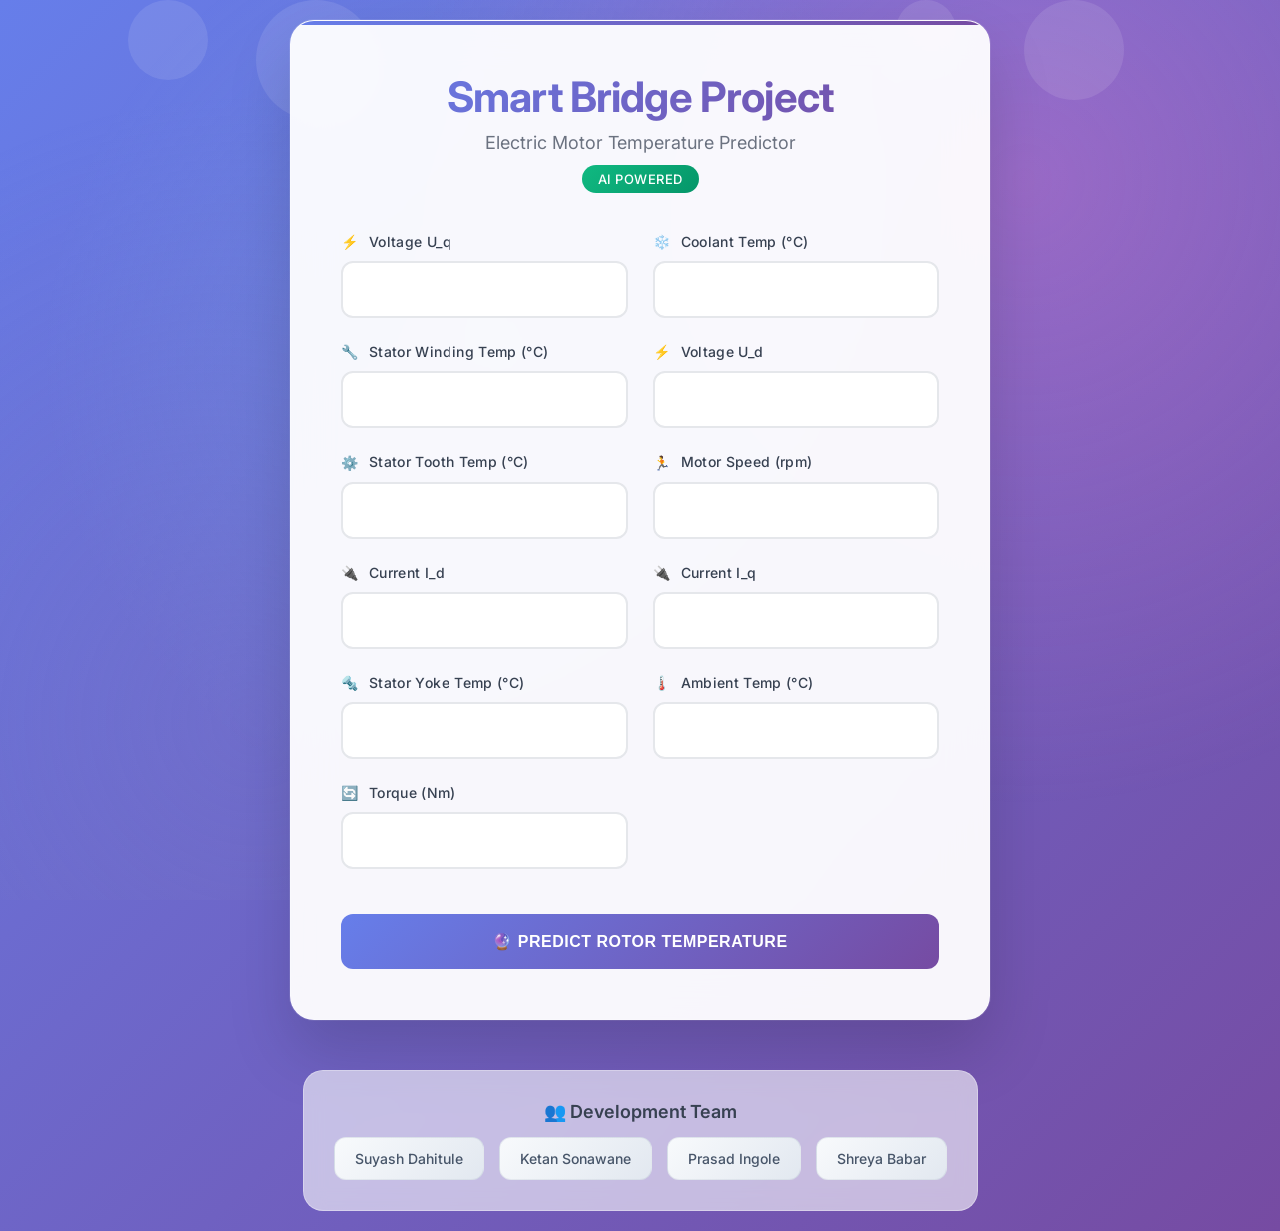
<file: templates/index.html>
<!DOCTYPE html>
<html lang="en">
<head>
    <meta charset="UTF-8">
    <title>Smart Bridge Project</title>
    <link href="https://fonts.googleapis.com/css2?family=Inter:wght@300;400;500;600;700&family=JetBrains+Mono:wght@400;500&display=swap" rel="stylesheet">
    <style>
        * {
            margin: 0;
            padding: 0;
            box-sizing: border-box;
        }

        body {
            font-family: 'Inter', sans-serif;
            background: linear-gradient(135deg, #667eea 0%, #764ba2 100%);
            min-height: 100vh;
            overflow-x: hidden;
            position: relative;
        }

        body::before {
            content: '';
            position: fixed;
            top: 0;
            left: 0;
            width: 100%;
            height: 100%;
            background: 
                radial-gradient(circle at 20% 80%, rgba(120, 119, 198, 0.3) 0%, transparent 50%),
                radial-gradient(circle at 80% 20%, rgba(255, 119, 198, 0.3) 0%, transparent 50%),
                radial-gradient(circle at 40% 40%, rgba(120, 219, 255, 0.2) 0%, transparent 50%);
            pointer-events: none;
            z-index: -1;
        }

        .floating-shapes {
            position: fixed;
            width: 100%;
            height: 100%;
            overflow: hidden;
            z-index: -1;
        }

        .shape {
            position: absolute;
            background: rgba(255, 255, 255, 0.1);
            border-radius: 50%;
            animation: float 20s infinite linear;
        }

        .shape:nth-child(1) {
            width: 80px;
            height: 80px;
            left: 10%;
            animation-delay: 0s;
        }

        .shape:nth-child(2) {
            width: 120px;
            height: 120px;
            left: 20%;
            animation-delay: 2s;
        }

        .shape:nth-child(3) {
            width: 60px;
            height: 60px;
            left: 70%;
            animation-delay: 4s;
        }

        .shape:nth-child(4) {
            width: 100px;
            height: 100px;
            left: 80%;
            animation-delay: 6s;
        }

        @keyframes float {
            0% {
                transform: translateY(100vh) rotate(0deg);
                opacity: 0;
            }
            10% {
                opacity: 1;
            }
            90% {
                opacity: 1;
            }
            100% {
                transform: translateY(-100px) rotate(360deg);
                opacity: 0;
            }
        }

        .container {
            display: flex;
            justify-content: center;
            align-items: center;
            flex-direction: column;
            min-height: 100vh;
            padding: 20px;
            position: relative;
            z-index: 1;
        }

        .card {
            background: rgba(255, 255, 255, 0.95);
            backdrop-filter: blur(20px);
            border: 1px solid rgba(255, 255, 255, 0.2);
            padding: 50px;
            border-radius: 24px;
            box-shadow: 
                0 32px 64px rgba(0, 0, 0, 0.15),
                0 0 0 1px rgba(255, 255, 255, 0.1);
            width: 700px;
            max-width: 95%;
            transform: translateY(20px);
            animation: slideUp 0.8s ease-out forwards;
            position: relative;
            overflow: hidden;
        }

        .card::before {
            content: '';
            position: absolute;
            top: 0;
            left: 0;
            right: 0;
            height: 4px;
            background: linear-gradient(90deg, #667eea, #764ba2, #f093fb);
            background-size: 200% 100%;
            animation: shimmer 3s infinite;
        }

        @keyframes slideUp {
            to {
                transform: translateY(0);
            }
        }

        @keyframes shimmer {
            0% { background-position: -200% 0; }
            100% { background-position: 200% 0; }
        }

        .header {
            text-align: center;
            margin-bottom: 40px;
            position: relative;
        }

        h1 {
            font-size: 42px;
            font-weight: 700;
            background: linear-gradient(135deg, #667eea 0%, #764ba2 100%);
            -webkit-background-clip: text;
            -webkit-text-fill-color: transparent;
            background-clip: text;
            margin-bottom: 10px;
            letter-spacing: -0.02em;
        }

        .subtitle {
            font-size: 18px;
            color: #6b7280;
            font-weight: 400;
            margin-bottom: 12px;
        }

        .badge {
            display: inline-block;
            background: linear-gradient(135deg, #10b981 0%, #059669 100%);
            color: white;
            padding: 6px 16px;
            border-radius: 20px;
            font-size: 13px;
            font-weight: 500;
            text-transform: uppercase;
            letter-spacing: 0.5px;
        }

        form {
            display: grid;
            grid-template-columns: 1fr 1fr;
            gap: 25px;
        }

        .form-group {
            position: relative;
        }

        .form-group.full-width {
            grid-column: 1 / -1;
        }

        label {
            display: block;
            font-weight: 500;
            color: #374151;
            margin-bottom: 8px;
            font-size: 14px;
            letter-spacing: 0.025em;
        }

        .input-wrapper {
            position: relative;
        }

        input[type="text"] {
            width: 100%;
            padding: 16px 20px;
            font-size: 16px;
            border-radius: 12px;
            border: 2px solid #e5e7eb;
            background: #ffffff;
            transition: all 0.3s cubic-bezier(0.4, 0, 0.2, 1);
            font-family: 'JetBrains Mono', monospace;
            font-weight: 400;
        }

        input[type="text"]:focus {
            outline: none;
            border-color: #667eea;
            box-shadow: 
                0 0 0 4px rgba(102, 126, 234, 0.1),
                0 4px 12px rgba(102, 126, 234, 0.15);
            transform: translateY(-2px);
        }

        input[type="text"]:hover:not(:focus) {
            border-color: #d1d5db;
            transform: translateY(-1px);
        }

        .submit-wrapper {
            grid-column: 1 / -1;
            margin-top: 20px;
        }

        input[type="submit"] {
            width: 100%;
            padding: 18px;
            font-size: 16px;
            font-weight: 600;
            background: linear-gradient(135deg, #667eea 0%, #764ba2 100%);
            color: #fff;
            border: none;
            border-radius: 12px;
            cursor: pointer;
            transition: all 0.3s cubic-bezier(0.4, 0, 0.2, 1);
            position: relative;
            overflow: hidden;
            text-transform: uppercase;
            letter-spacing: 0.5px;
        }

        input[type="submit"]::before {
            content: '';
            position: absolute;
            top: 0;
            left: -100%;
            width: 100%;
            height: 100%;
            background: linear-gradient(90deg, transparent, rgba(255, 255, 255, 0.2), transparent);
            transition: left 0.5s;
        }

        input[type="submit"]:hover::before {
            left: 100%;
        }

        input[type="submit"]:hover {
            transform: translateY(-3px);
            box-shadow: 
                0 12px 24px rgba(102, 126, 234, 0.4),
                0 0 0 1px rgba(255, 255, 255, 0.1);
        }

        input[type="submit"]:active {
            transform: translateY(-1px);
        }

        .team-section {
            margin-top: 50px;
            text-align: center;
            background: rgba(255, 255, 255, 0.6);
            backdrop-filter: blur(10px);
            border-radius: 20px;
            padding: 30px;
            border: 1px solid rgba(255, 255, 255, 0.3);
            animation: fadeIn 1s ease-in-out 0.5s both;
        }

        @keyframes fadeIn {
            from {
                opacity: 0;
                transform: translateY(20px);
            }
            to {
                opacity: 1;
                transform: translateY(0);
            }
        }

        .team-title {
            font-size: 18px;
            font-weight: 600;
            color: #374151;
            margin-bottom: 15px;
        }

        .team-members {
            display: flex;
            justify-content: center;
            flex-wrap: wrap;
            gap: 15px;
        }

        .member {
            background: linear-gradient(135deg, #f8fafc 0%, #e2e8f0 100%);
            padding: 12px 20px;
            border-radius: 12px;
            font-size: 14px;
            font-weight: 500;
            color: #475569;
            border: 1px solid rgba(148, 163, 184, 0.2);
            transition: all 0.3s ease;
        }

        .member:hover {
            transform: translateY(-2px);
            box-shadow: 0 8px 16px rgba(0, 0, 0, 0.1);
            background: linear-gradient(135deg, #ffffff 0%, #f1f5f9 100%);
        }

        .icon {
            display: inline-block;
            width: 20px;
            height: 20px;
            margin-right: 8px;
            vertical-align: middle;
        }

        @media (max-width: 768px) {
            .card {
                padding: 30px 25px;
                width: 100%;
                margin: 10px;
            }

            form {
                grid-template-columns: 1fr;
                gap: 20px;
            }

            h1 {
                font-size: 32px;
            }

            .team-members {
                flex-direction: column;
                align-items: center;
            }
        }

        .pulse {
            animation: pulse 2s infinite;
        }

        @keyframes pulse {
            0%, 100% {
                opacity: 1;
            }
            50% {
                opacity: 0.7;
            }
        }
    </style>
</head>
<body>
    <div class="floating-shapes">
        <div class="shape"></div>
        <div class="shape"></div>
        <div class="shape"></div>
        <div class="shape"></div>
    </div>

    <div class="container">
        <div class="card">
            <div class="header">
                <h1>Smart Bridge Project</h1>
                <div class="subtitle">Electric Motor Temperature Predictor</div>
                <div class="badge pulse">AI Powered</div>
            </div>

            <form action="/predict" method="POST">
                <div class="form-group">
                    <label for="u_q">
                        <span class="icon">⚡</span>Voltage U_q
                    </label>
                    <div class="input-wrapper">
                        <input type="text" name="u_q" required>
                    </div>
                </div>

                <div class="form-group">
                    <label for="coolant">
                        <span class="icon">❄️</span>Coolant Temp (°C)
                    </label>
                    <div class="input-wrapper">
                        <input type="text" name="coolant" required>
                    </div>
                </div>

                <div class="form-group">
                    <label for="stator_winding">
                        <span class="icon">🔧</span>Stator Winding Temp (°C)
                    </label>
                    <div class="input-wrapper">
                        <input type="text" name="stator_winding" required>
                    </div>
                </div>

                <div class="form-group">
                    <label for="u_d">
                        <span class="icon">⚡</span>Voltage U_d
                    </label>
                    <div class="input-wrapper">
                        <input type="text" name="u_d" required>
                    </div>
                </div>

                <div class="form-group">
                    <label for="stator_tooth">
                        <span class="icon">⚙️</span>Stator Tooth Temp (°C)
                    </label>
                    <div class="input-wrapper">
                        <input type="text" name="stator_tooth" required>
                    </div>
                </div>

                <div class="form-group">
                    <label for="motor_speed">
                        <span class="icon">🏃</span>Motor Speed (rpm)
                    </label>
                    <div class="input-wrapper">
                        <input type="text" name="motor_speed" required>
                    </div>
                </div>

                <div class="form-group">
                    <label for="i_d">
                        <span class="icon">🔌</span>Current I_d
                    </label>
                    <div class="input-wrapper">
                        <input type="text" name="i_d" required>
                    </div>
                </div>

                <div class="form-group">
                    <label for="i_q">
                        <span class="icon">🔌</span>Current I_q
                    </label>
                    <div class="input-wrapper">
                        <input type="text" name="i_q" required>
                    </div>
                </div>

                <div class="form-group">
                    <label for="stator_yoke">
                        <span class="icon">🔩</span>Stator Yoke Temp (°C)
                    </label>
                    <div class="input-wrapper">
                        <input type="text" name="stator_yoke" required>
                    </div>
                </div>

                <div class="form-group">
                    <label for="ambient">
                        <span class="icon">🌡️</span>Ambient Temp (°C)
                    </label>
                    <div class="input-wrapper">
                        <input type="text" name="ambient" required>
                    </div>
                </div>

                <div class="form-group">
                    <label for="torque">
                        <span class="icon">🔄</span>Torque (Nm)
                    </label>
                    <div class="input-wrapper">
                        <input type="text" name="torque" required>
                    </div>
                </div>

                <div class="submit-wrapper">
                    <input type="submit" value="🔮 Predict Rotor Temperature">
                </div>
            </form>
        </div>

        <div class="team-section">
            <div class="team-title">👥 Development Team</div>
            <div class="team-members">
                <div class="member">Suyash Dahitule</div>
                <div class="member">Ketan Sonawane</div>
                <div class="member">Prasad Ingole</div>
                <div class="member">Shreya Babar</div>
            </div>
        </div>
    </div>
</body>
</html>
</file>
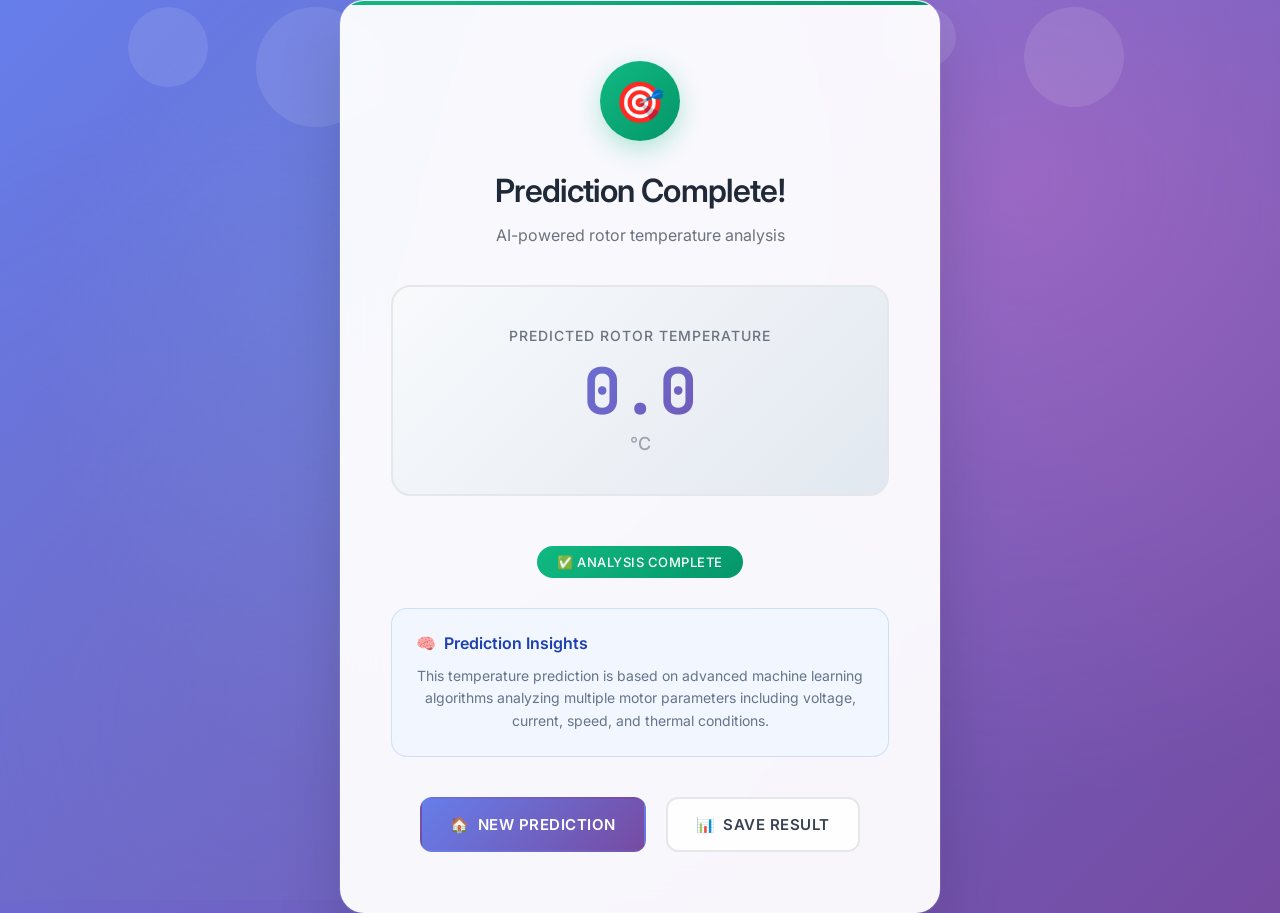
<file: templates/result.html>
<!DOCTYPE html>
<html lang="en">
<head>
    <meta charset="UTF-8">
    <title>Prediction Result - Smart Bridge Project</title>
    <link href="https://fonts.googleapis.com/css2?family=Inter:wght@300;400;500;600;700&family=JetBrains+Mono:wght@400;500&display=swap" rel="stylesheet">
    <style>
        * {
            margin: 0;
            padding: 0;
            box-sizing: border-box;
        }

        body {
            font-family: 'Inter', sans-serif;
            background: linear-gradient(135deg, #667eea 0%, #764ba2 100%);
            min-height: 100vh;
            overflow-x: hidden;
            position: relative;
            display: flex;
            justify-content: center;
            align-items: center;
        }

        body::before {
            content: '';
            position: fixed;
            top: 0;
            left: 0;
            width: 100%;
            height: 100%;
            background: 
                radial-gradient(circle at 20% 80%, rgba(120, 119, 198, 0.3) 0%, transparent 50%),
                radial-gradient(circle at 80% 20%, rgba(255, 119, 198, 0.3) 0%, transparent 50%),
                radial-gradient(circle at 40% 40%, rgba(120, 219, 255, 0.2) 0%, transparent 50%);
            pointer-events: none;
            z-index: -1;
        }

        .floating-shapes {
            position: fixed;
            width: 100%;
            height: 100%;
            overflow: hidden;
            z-index: -1;
        }

        .shape {
            position: absolute;
            background: rgba(255, 255, 255, 0.1);
            border-radius: 50%;
            animation: float 20s infinite linear;
        }

        .shape:nth-child(1) {
            width: 80px;
            height: 80px;
            left: 10%;
            animation-delay: 0s;
        }

        .shape:nth-child(2) {
            width: 120px;
            height: 120px;
            left: 20%;
            animation-delay: 2s;
        }

        .shape:nth-child(3) {
            width: 60px;
            height: 60px;
            left: 70%;
            animation-delay: 4s;
        }

        .shape:nth-child(4) {
            width: 100px;
            height: 100px;
            left: 80%;
            animation-delay: 6s;
        }

        @keyframes float {
            0% {
                transform: translateY(100vh) rotate(0deg);
                opacity: 0;
            }
            10% {
                opacity: 1;
            }
            90% {
                opacity: 1;
            }
            100% {
                transform: translateY(-100px) rotate(360deg);
                opacity: 0;
            }
        }

        .card {
            background: rgba(255, 255, 255, 0.95);
            backdrop-filter: blur(20px);
            border: 1px solid rgba(255, 255, 255, 0.2);
            padding: 60px 50px;
            border-radius: 24px;
            box-shadow: 
                0 32px 64px rgba(0, 0, 0, 0.15),
                0 0 0 1px rgba(255, 255, 255, 0.1);
            text-align: center;
            width: 600px;
            max-width: 95%;
            position: relative;
            overflow: hidden;
            transform: scale(0.9) translateY(20px);
            animation: slideInScale 0.8s cubic-bezier(0.34, 1.56, 0.64, 1) forwards;
        }

        .card::before {
            content: '';
            position: absolute;
            top: 0;
            left: 0;
            right: 0;
            height: 4px;
            background: linear-gradient(90deg, #10b981, #059669, #06b6d4);
            background-size: 200% 100%;
            animation: shimmer 3s infinite;
        }

        @keyframes slideInScale {
            to {
                transform: scale(1) translateY(0);
            }
        }

        @keyframes shimmer {
            0% { background-position: -200% 0; }
            100% { background-position: 200% 0; }
        }

        .success-icon {
            width: 80px;
            height: 80px;
            margin: 0 auto 30px;
            background: linear-gradient(135deg, #10b981 0%, #059669 100%);
            border-radius: 50%;
            display: flex;
            align-items: center;
            justify-content: center;
            font-size: 40px;
            color: white;
            animation: bounceIn 1s ease-out 0.3s both;
            box-shadow: 0 8px 24px rgba(16, 185, 129, 0.3);
        }

        @keyframes bounceIn {
            0% {
                transform: scale(0.3);
                opacity: 0;
            }
            50% {
                transform: scale(1.05);
            }
            70% {
                transform: scale(0.9);
            }
            100% {
                transform: scale(1);
                opacity: 1;
            }
        }

        h1 {
            font-size: 32px;
            font-weight: 600;
            color: #1f2937;
            margin-bottom: 15px;
            letter-spacing: -0.02em;
            animation: fadeInUp 0.6s ease-out 0.4s both;
        }

        .subtitle {
            font-size: 16px;
            color: #6b7280;
            margin-bottom: 40px;
            animation: fadeInUp 0.6s ease-out 0.5s both;
        }

        .temp-display {
            background: linear-gradient(135deg, #f8fafc 0%, #e2e8f0 100%);
            border: 2px solid #e5e7eb;
            border-radius: 20px;
            padding: 40px 30px;
            margin: 30px 0;
            position: relative;
            overflow: hidden;
            animation: fadeInUp 0.6s ease-out 0.6s both;
        }

        .temp-display::before {
            content: '';
            position: absolute;
            top: 0;
            left: -100%;
            width: 100%;
            height: 100%;
            background: linear-gradient(90deg, transparent, rgba(102, 126, 234, 0.1), transparent);
            animation: scan 3s infinite;
        }

        @keyframes scan {
            0% { left: -100%; }
            100% { left: 100%; }
        }

        .temp-label {
            font-size: 14px;
            color: #6b7280;
            text-transform: uppercase;
            letter-spacing: 1px;
            font-weight: 500;
            margin-bottom: 15px;
        }

        .temp-value {
            font-size: 64px;
            font-weight: 700;
            font-family: 'JetBrains Mono', monospace;
            background: linear-gradient(135deg, #667eea 0%, #764ba2 100%);
            -webkit-background-clip: text;
            -webkit-text-fill-color: transparent;
            background-clip: text;
            line-height: 1;
            margin-bottom: 10px;
            animation: numberCount 1.5s ease-out 0.8s both;
        }

        @keyframes numberCount {
            0% {
                transform: scale(0.5);
                opacity: 0;
            }
            100% {
                transform: scale(1);
                opacity: 1;
            }
        }

        .temp-unit {
            font-size: 18px;
            color: #9ca3af;
            font-weight: 500;
        }

        .status-badge {
            display: inline-block;
            background: linear-gradient(135deg, #10b981 0%, #059669 100%);
            color: white;
            padding: 8px 20px;
            border-radius: 20px;
            font-size: 13px;
            font-weight: 500;
            text-transform: uppercase;
            letter-spacing: 0.5px;
            margin-top: 20px;
            animation: fadeInUp 0.6s ease-out 0.7s both;
        }

        .actions {
            display: flex;
            gap: 20px;
            justify-content: center;
            margin-top: 40px;
            animation: fadeInUp 0.6s ease-out 0.8s both;
        }

        .btn {
            display: inline-flex;
            align-items: center;
            gap: 8px;
            text-decoration: none;
            padding: 16px 28px;
            border-radius: 12px;
            font-weight: 600;
            font-size: 15px;
            transition: all 0.3s cubic-bezier(0.4, 0, 0.2, 1);
            position: relative;
            overflow: hidden;
            text-transform: uppercase;
            letter-spacing: 0.5px;
        }

        .btn-primary {
            background: linear-gradient(135deg, #667eea 0%, #764ba2 100%);
            color: #fff;
            border: 2px solid transparent;
        }

        .btn-secondary {
            background: rgba(255, 255, 255, 0.8);
            color: #374151;
            border: 2px solid #e5e7eb;
        }

        .btn::before {
            content: '';
            position: absolute;
            top: 0;
            left: -100%;
            width: 100%;
            height: 100%;
            background: linear-gradient(90deg, transparent, rgba(255, 255, 255, 0.2), transparent);
            transition: left 0.5s;
        }

        .btn:hover::before {
            left: 100%;
        }

        .btn-primary:hover {
            transform: translateY(-3px);
            box-shadow: 
                0 12px 24px rgba(102, 126, 234, 0.4),
                0 0 0 1px rgba(255, 255, 255, 0.1);
        }

        .btn-secondary:hover {
            transform: translateY(-2px);
            box-shadow: 0 8px 16px rgba(0, 0, 0, 0.1);
            background: rgba(255, 255, 255, 1);
            border-color: #d1d5db;
        }

        .btn:active {
            transform: translateY(-1px);
        }

        @keyframes fadeInUp {
            from {
                opacity: 0;
                transform: translateY(20px);
            }
            to {
                opacity: 1;
                transform: translateY(0);
            }
        }

        .prediction-info {
            background: rgba(239, 246, 255, 0.6);
            border: 1px solid rgba(59, 130, 246, 0.2);
            border-radius: 16px;
            padding: 24px;
            margin: 30px 0;
            animation: fadeInUp 0.6s ease-out 0.9s both;
        }

        .info-title {
            font-size: 16px;
            font-weight: 600;
            color: #1e40af;
            margin-bottom: 12px;
            display: flex;
            align-items: center;
            gap: 8px;
        }

        .info-text {
            font-size: 14px;
            color: #64748b;
            line-height: 1.6;
        }

        @media (max-width: 768px) {
            .card {
                padding: 40px 30px;
                width: 100%;
                margin: 20px;
            }

            .temp-value {
                font-size: 48px;
            }

            h1 {
                font-size: 28px;
            }

            .actions {
                flex-direction: column;
                align-items: center;
            }

            .btn {
                width: 100%;
                justify-content: center;
            }
        }

        .pulse {
            animation: pulse 2s infinite;
        }

        @keyframes pulse {
            0%, 100% {
                opacity: 1;
            }
            50% {
                opacity: 0.7;
            }
        }
    </style>
</head>
<body>
    <div class="floating-shapes">
        <div class="shape"></div>
        <div class="shape"></div>
        <div class="shape"></div>
        <div class="shape"></div>
    </div>

    <div class="card">
        <div class="success-icon">🎯</div>
        
        <h1>Prediction Complete!</h1>
        <div class="subtitle">AI-powered rotor temperature analysis</div>
        
        <div class="temp-display">
            <div class="temp-label">Predicted Rotor Temperature</div>
            <div class="temp-value">{{ prediction }}</div>
            <div class="temp-unit">°C</div>
        </div>
        
        <div class="status-badge pulse">✅ Analysis Complete</div>
        
        <div class="prediction-info">
            <div class="info-title">
                <span>🧠</span>
                Prediction Insights
            </div>
            <div class="info-text">
                This temperature prediction is based on advanced machine learning algorithms analyzing multiple motor parameters including voltage, current, speed, and thermal conditions.
            </div>
        </div>
        
        <div class="actions">
            <a href="/" class="btn btn-primary">
                <span>🏠</span>
                New Prediction
            </a>
            <a href="#" class="btn btn-secondary" onclick="window.print(); return false;">
                <span>📊</span>
                Save Result
            </a>
        </div>
    </div>

    <script>
        // Add some interactive effects
        document.addEventListener('DOMContentLoaded', function() {
            // Animate the temperature value counting up
            const tempElement = document.querySelector('.temp-value');
            const finalTemp = parseFloat(tempElement.textContent) || 0;
            
            let currentTemp = 0;
            const increment = finalTemp / 50;
            const timer = setInterval(() => {
                currentTemp += increment;
                if (currentTemp >= finalTemp) {
                    currentTemp = finalTemp;
                    clearInterval(timer);
                }
                tempElement.textContent = currentTemp.toFixed(1);
            }, 30);
            
            // Add sparkle effect on card hover
            const card = document.querySelector('.card');
            card.addEventListener('mouseenter', function() {
                this.style.transform = 'scale(1.02)';
            });
            
            card.addEventListener('mouseleave', function() {
                this.style.transform = 'scale(1)';
            });
        });
    </script>
</body>
</html>
</file>
